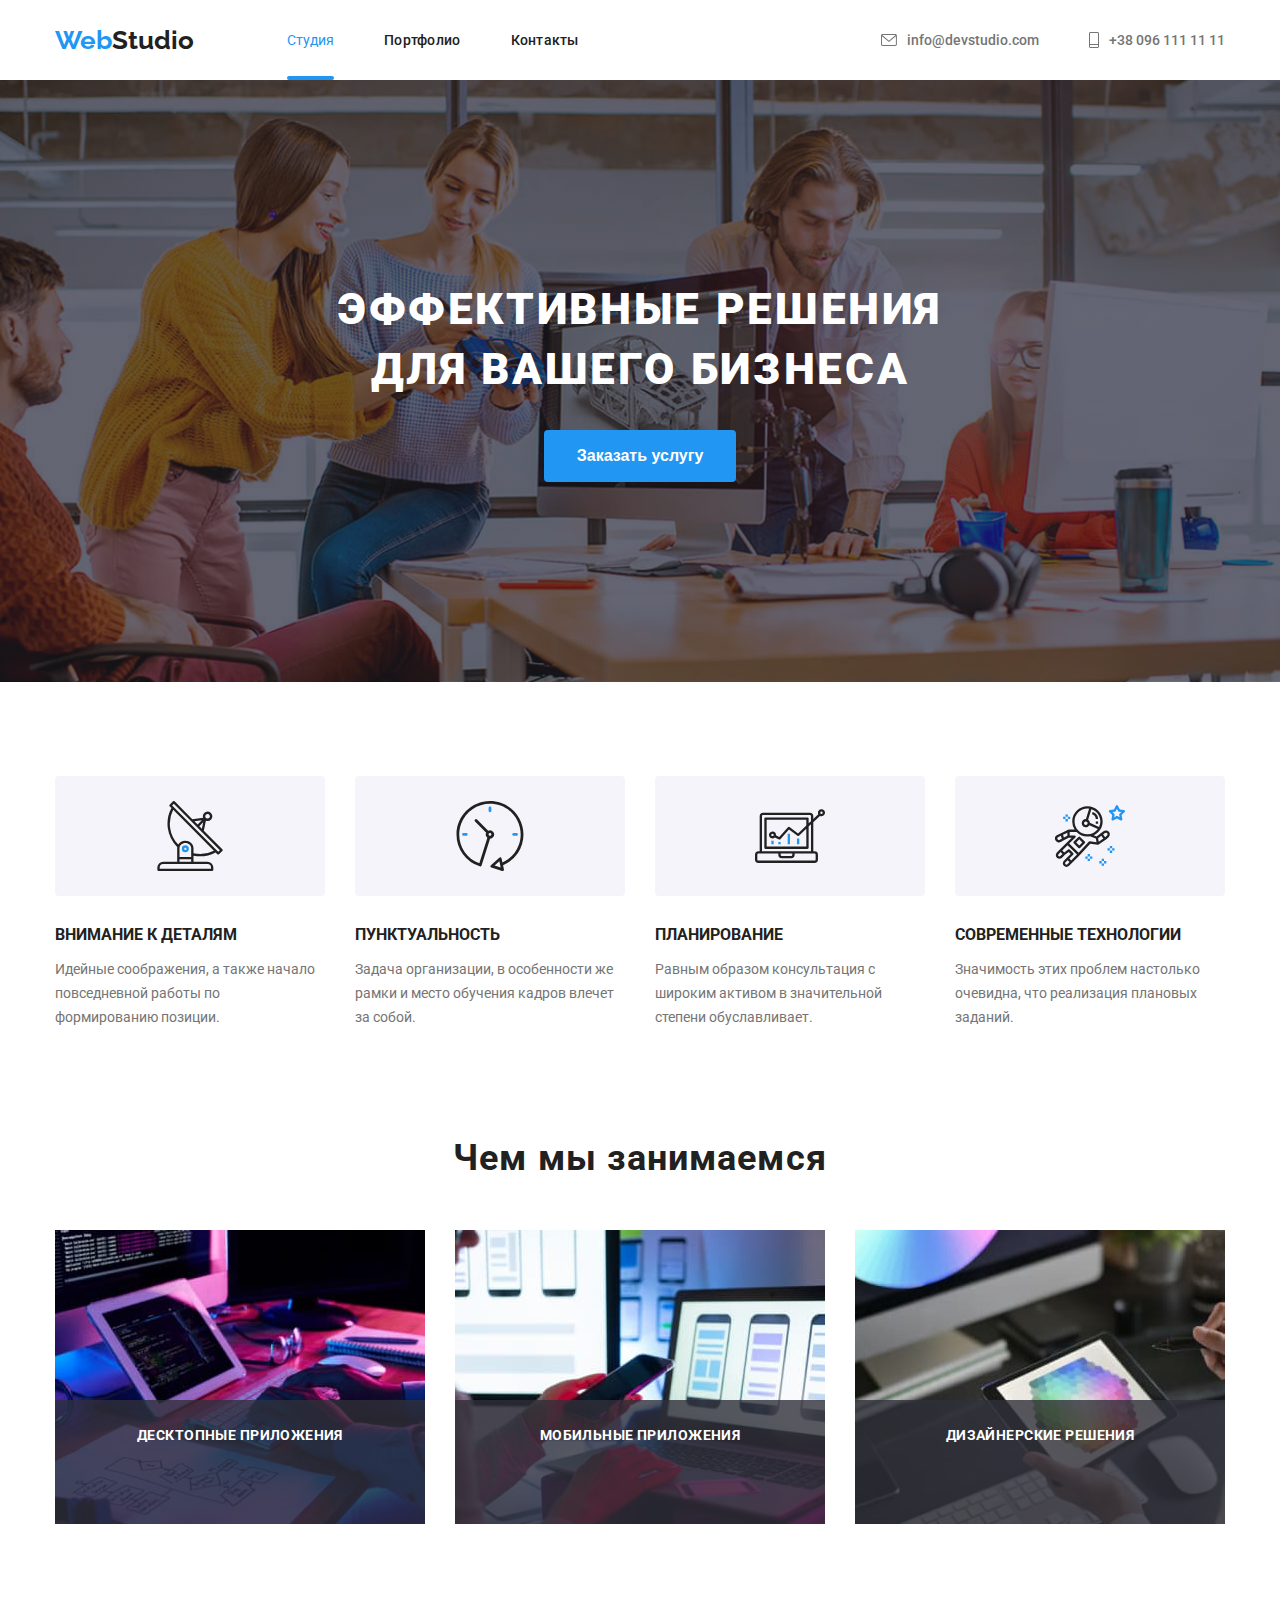
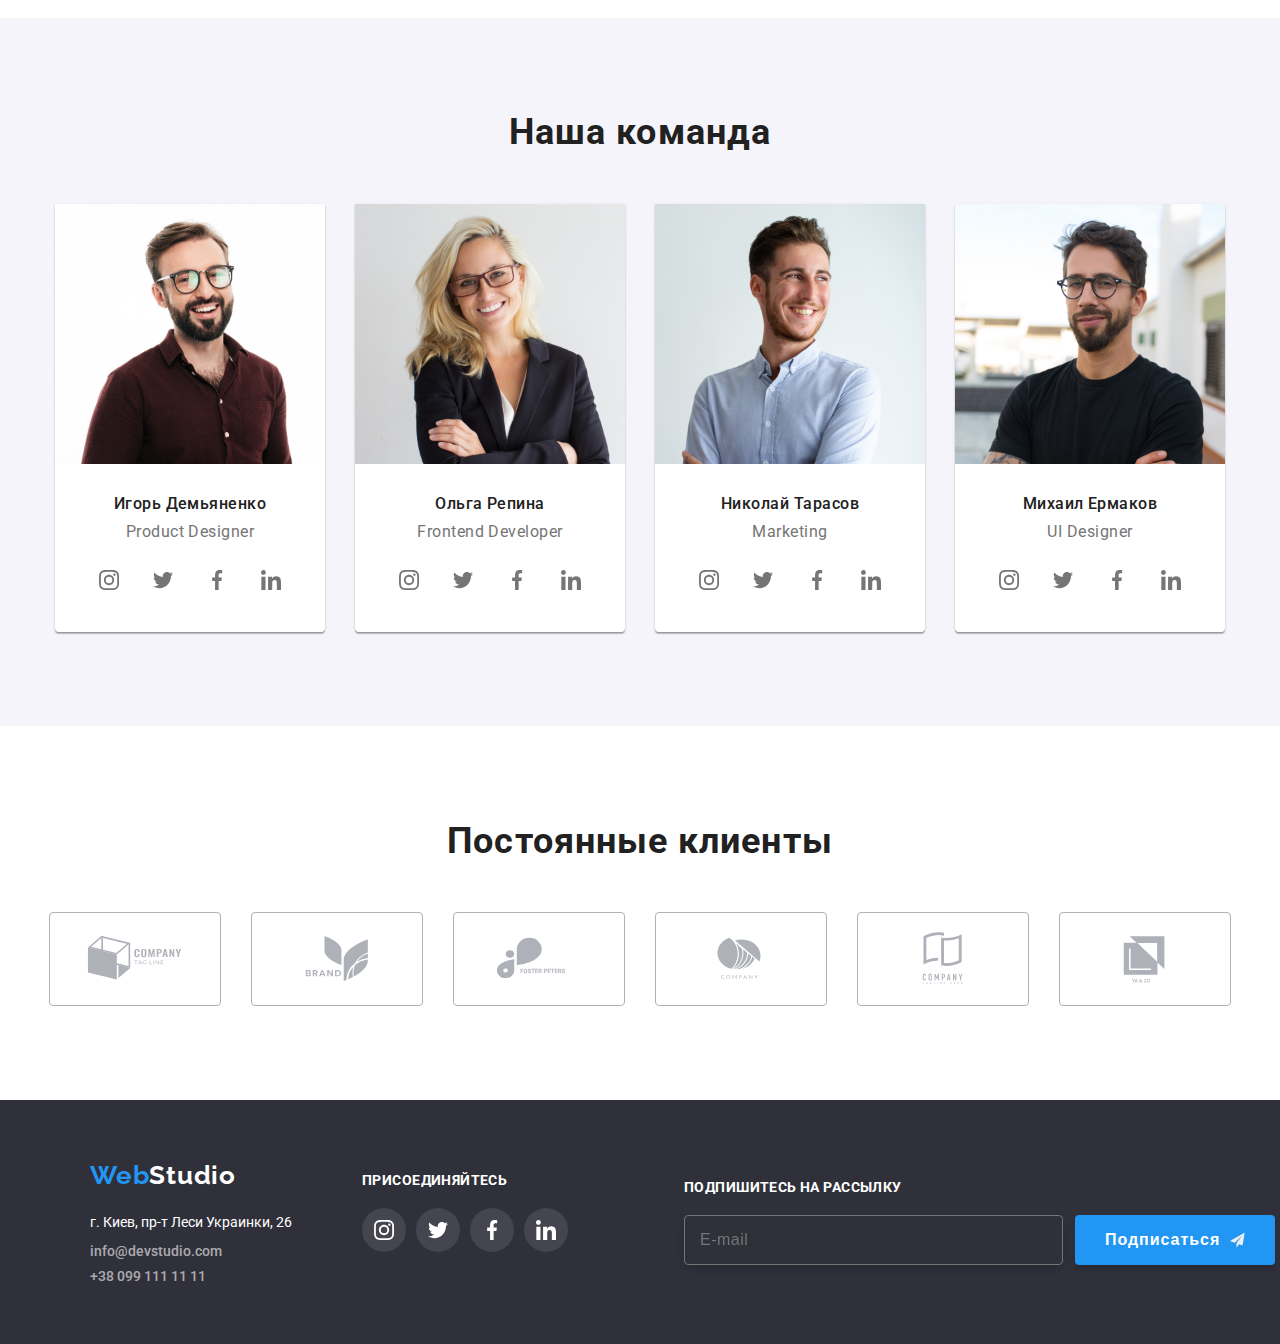
<file: index.html>
<!DOCTYPE html>
<html lang="ru">
  <head>
    <meta charset="UTF-8" />
    <meta http-equiv="X-UA-Compatible" content="IE=edge" />
    <meta name="viewport" content="width=device-width, initial-scale=1.0" />
    <title>Document</title>
    <link
      href="https://fonts.googleapis.com/css2?family=Raleway:wght@700&family=Roboto:wght@400;500;700;900&display=swap"
      rel="stylesheet"
    />
    <link
      rel="stylesheet"
      href="https://cdnjs.cloudflare.com/ajax/libs/modern-normalize/1.1.0/modern-normalize.min.css"
      integrity="sha512-wpPYUAdjBVSE4KJnH1VR1HeZfpl1ub8YT/NKx4PuQ5NmX2tKuGu6U/JRp5y+Y8XG2tV+wKQpNHVUX03MfMFn9Q=="
      crossorigin="anonymous"
      referrerpolicy="no-referrer"
    />
    <link rel="stylesheet" href="./scc/styles.css" />
  </head>

  <body>
    <!-- header -->
    <header class="page-header">
      <div class="container main-nav">
        <nav class="box-menu">
          <div class="box-logo">
            <a href="" class="logo"><span class="logo-web">Web</span>Studio</a>
          </div>
          <ul class="menu">
            <li class="item"><a href="" class="nav-current">Студия</a></li>
            <li class="item"><a href="./portfolio.html" class="nav">Портфолио</a></li>
            <li class="item"><a href="" class="nav">Контакты</a></li>
          </ul>
        </nav>

        <ul class="header-contakt">
          <li class="item">
            <a href="mailto:info@devstudio.com" class="contakt">
              <svg class="icon-header" width="16" height="12">
                <use href="./images/symbol-defs.svg#icon-envelope"></use>
              </svg>
              info@devstudio.com</a
            >
          </li>
          <li class="item">
            <a href="tel:+380961111111" class="contakt">
              <svg class="icon-header" width="10" height="16">
                <use href="./images/symbol-defs.svg#icon-Vector"></use>
              </svg>
              +38 096 111 11 11</a
            >
          </li>
        </ul>
      </div>
    </header>
    <!--main-->
    <main>
      <!--Blok 1-->

      <section class="hero hero-bg">
        <div class="container">
          <h1 class="hero-title">Эффективные решения для вашего бизнеса</h1>
          <button type="button" class="button" data-modal-open>Заказать услугу</button>
        </div>
      </section>

      <!--Blok 2-->
      <section class="section reset">
        <h2 hidden>Основная часть</h2>
        <div class="container">
          <ul class="features">
            <li class="item icon-antenna">
              <div class="icon-bg">
                <svg class="icon-features">
                  <use href="./images/symbol-defs.svg#icon-antenna"></use>
                </svg>
              </div>
              <h3 class="feature-title">Внимание к деталям</h3>
              <p class="feature-text">
                Идейные соображения, а также начало повседневной работы по формированию позиции.
              </p>
            </li>
            <li class="item">
              <div class="icon-bg">
                <svg class="icon-features">
                  <use href="./images/symbol-defs.svg#icon-clock"></use>
                </svg>
              </div>
              <h3 class="feature-title">Пунктуальность</h3>
              <p class="feature-text">
                Задача организации, в особенности же рамки и место обучения кадров влечет за собой.
              </p>
            </li>
            <li class="item">
              <div class="icon-bg">
                <svg class="icon-features">
                  <use href="./images/symbol-defs.svg#icon-diagram"></use>
                </svg>
              </div>
              <h3 class="feature-title">Планирование</h3>
              <p class="feature-text">
                Равным образом консультация с широким активом в значительной степени обуславливает.
              </p>
            </li>
            <li class="item">
              <div class="icon-bg">
                <svg class="icon-features">
                  <use href="./images/symbol-defs.svg#icon-astronaut"></use>
                </svg>
              </div>
              <h3 class="feature-title">Современные технологии</h3>
              <p class="feature-text">
                Значимость этих проблем настолько очевидна, что реализация плановых заданий.
              </p>
            </li>
          </ul>
        </div>
      </section>
      <!--Blok 3-->
      <section class="section">
        <div class="container">
          <h2 class="lessons">Чем мы занимаемся</h2>
          <ul class="img-work">
            <li class="img-item">
              <a href=""><img src="./images/blok_4/imss2.jpg" alt="user photo" width="370" /></a>

              <p class="desc">Десктопные приложения</p>
            </li>
            <li class="img-item">
              <a href=""><img src="./images/blok_4/imss3.jpg" alt="user photo_1" width="370" /></a>
              <p class="desc">Мобильные приложения</p>
            </li>
            <li class="img-item">
              <a href=""><img src="./images/blok_4/imss4.jpg" alt="user pfoto_2" width="370" /></a>
              <p class="desc">Дизайнерские решения</p>
            </li>
          </ul>
        </div>
      </section>
      <!--Blok 4-->

      <section class="section team">
        <div class="container">
          <h2 class="our-team">Наша команда</h2>
          <ul class="comands">
            <li class="comand">
              <div class="foto">
                <img src="./images/blok5/img10.jpg" alt="user photo" width="270" />
              </div>
              <div class="box">
                <h3 class="our-team-name">Игорь Демьяненко</h3>
                <p lang="en" class="specialist">Product Designer</p>
                <ul class="social-media">
                  <li class="social-media-item">
                    <a
                      class="social-media-link"
                      href=""
                      target="_blank"
                      rel="noopener noreferrer"
                      aria-label="instagram"
                    >
                      <svg class="icon" width="20" height="20">
                        <use href="./images/symbol-defs.svg#icon-instagram"></use>
                      </svg>
                    </a>
                  </li>
                  <li class="social-media-item">
                    <a
                      class="social-media-link"
                      href=""
                      target="_blank"
                      rel="noopener noreferrer"
                      aria-label="twitter"
                    >
                      <svg class="icon" width="20" height="20">
                        <use href="./images/symbol-defs.svg#icon-twitter"></use>
                      </svg>
                    </a>
                  </li>
                  <li class="social-media-item">
                    <a
                      class="social-media-link"
                      href=""
                      target="_blank"
                      rel="noopener noreferrer"
                      aria-label="facebook"
                    >
                      <svg class="icon" width="20" height="20">
                        <use href="./images/symbol-defs.svg#icon-facebook"></use>
                      </svg>
                    </a>
                  </li>
                  <li class="social-media-item">
                    <a
                      class="social-media-link"
                      href=""
                      target="_blank"
                      rel="noopener noreferrer"
                      aria-label="linkedin"
                    >
                      <svg class="icon" width="20" height="20">
                        <use href="./images/symbol-defs.svg#icon-linkedin"></use>
                      </svg>
                    </a>
                  </li>
                </ul>
              </div>
            </li>
            <li class="comand">
              <div class="foto">
                <img src="./images/blok5/img11.jpg" alt="user photo" width="270" />
              </div>
              <div class="box">
                <h3 class="our-team-name">Ольга Репина</h3>
                <p lang="en" class="specialist">Frontend Developer</p>
                <ul class="social-media">
                  <li class="social-media-item">
                    <a
                      class="social-media-link"
                      href=""
                      target="_blank"
                      rel="noopener noreferrer"
                      aria-label="instagram"
                    >
                      <svg class="icon" width="20" height="20">
                        <use href="./images/symbol-defs.svg#icon-instagram"></use>
                      </svg>
                    </a>
                  </li>
                  <li class="social-media-item">
                    <a
                      class="social-media-link"
                      href=""
                      target="_blank"
                      rel="noopener noreferrer"
                      aria-label="twitter"
                    >
                      <svg class="icon" width="20" height="20">
                        <use href="./images/symbol-defs.svg#icon-twitter"></use>
                      </svg>
                    </a>
                  </li>
                  <li class="social-media-item">
                    <a
                      class="social-media-link"
                      href=""
                      target="_blank"
                      rel="noopener noreferrer"
                      aria-label="facebook"
                    >
                      <svg class="icon" width="20" height="20">
                        <use href="./images/symbol-defs.svg#icon-facebook"></use>
                      </svg>
                    </a>
                  </li>
                  <li class="social-media-item">
                    <a
                      class="social-media-link"
                      href=""
                      target="_blank"
                      rel="noopener noreferrer"
                      aria-label="linkedin"
                    >
                      <svg class="icon" width="20" height="20">
                        <use href="./images/symbol-defs.svg#icon-linkedin"></use>
                      </svg>
                    </a>
                  </li>
                </ul>
              </div>
            </li>
            <li class="comand">
              <div class="foto">
                <img src="./images/blok5/img12.jpg" alt="user photo" width="270" />
              </div>
              <div class="box">
                <h3 class="our-team-name">Николай Тарасов</h3>
                <p lang="en" class="specialist">Marketing</p>
                <ul class="social-media">
                  <li class="social-media-item">
                    <a
                      class="social-media-link"
                      href=""
                      target="_blank"
                      rel="noopener noreferrer"
                      aria-label="instagram"
                    >
                      <svg class="icon" width="20" height="20">
                        <use href="./images/symbol-defs.svg#icon-instagram"></use>
                      </svg>
                    </a>
                  </li>
                  <li class="social-media-item">
                    <a
                      class="social-media-link"
                      href=""
                      target="_blank"
                      rel="noopener noreferrer"
                      aria-label="twitter"
                    >
                      <svg class="icon" width="20" height="20">
                        <use href="./images/symbol-defs.svg#icon-twitter"></use>
                      </svg>
                    </a>
                  </li>
                  <li class="social-media-item">
                    <a
                      class="social-media-link"
                      href=""
                      target="_blank"
                      rel="noopener noreferrer"
                      aria-label="facebook"
                    >
                      <svg class="icon" width="20" height="20">
                        <use href="./images/symbol-defs.svg#icon-facebook"></use>
                      </svg>
                    </a>
                  </li>
                  <li class="social-media-item">
                    <a
                      class="social-media-link"
                      href=""
                      target="_blank"
                      rel="noopener noreferrer"
                      aria-label="linkedin"
                    >
                      <svg class="icon" width="20" height="20">
                        <use href="./images/symbol-defs.svg#icon-linkedin"></use>
                      </svg>
                    </a>
                  </li>
                </ul>
              </div>
            </li>
            <li class="comand">
              <div class="foto">
                <img src="./images/blok5/img13.jpg" alt="user photo" width="270" />
              </div>
              <div class="box">
                <h3 class="our-team-name">Михаил Ермаков</h3>
                <p lang="en" class="specialist">UI Designer</p>
                <ul class="social-media">
                  <li class="social-media-item">
                    <a
                      class="social-media-link"
                      href=""
                      target="_blank"
                      rel="noopener noreferrer"
                      aria-label="instagram"
                    >
                      <svg class="icon" width="20" height="20">
                        <use href="./images/symbol-defs.svg#icon-instagram"></use>
                      </svg>
                    </a>
                  </li>
                  <li class="social-media-item">
                    <a
                      class="social-media-link"
                      href=""
                      target="_blank"
                      rel="noopener noreferrer"
                      aria-label="twitter"
                    >
                      <svg class="icon" width="20" height="20">
                        <use href="./images/symbol-defs.svg#icon-twitter"></use>
                      </svg>
                    </a>
                  </li>
                  <li class="social-media-item">
                    <a
                      class="social-media-link"
                      href=""
                      target="_blank"
                      rel="noopener noreferrer"
                      aria-label="facebook"
                    >
                      <svg class="icon" width="20" height="20">
                        <use href="./images/symbol-defs.svg#icon-facebook"></use>
                      </svg>
                    </a>
                  </li>
                  <li class="social-media-item">
                    <a
                      class="social-media-link"
                      href=""
                      target="_blank"
                      rel="noopener noreferrer"
                      aria-label="linkedin"
                    >
                      <svg class="icon" width="20" height="20">
                        <use href="./images/symbol-defs.svg#icon-linkedin"></use>
                      </svg>
                    </a>
                  </li>
                </ul>
              </div>
            </li>
          </ul>
        </div>
      </section>
      <!--Blok 5-->
      <section class="section">
        <h2 class="regular-customers">Постоянные клиенты</h2>
        <ul class="regular">
          <li class="customers">
            <a class="customers-link" href="" target="_blank">
              <svg class="icon-group">
                <use href="./images/symbol-defs.svg#icon-Logo-5"></use>
              </svg>
            </a>
          </li>
          <li class="customers">
            <a class="customers-link" href="" target="_blank">
              <svg class="icon-group">
                <use href="./images/symbol-defs.svg#icon-Logo-4"></use>
              </svg>
            </a>
          </li>
          <li class="customers">
            <a class="customers-link" href="" target="_blank">
              <svg class="icon-group">
                <use href="./images/symbol-defs.svg#icon-Logo-3"></use>
              </svg>
            </a>
          </li>
          <li class="customers">
            <a class="customers-link" href="" target="_blank">
              <svg class="icon-group">
                <use href="./images/symbol-defs.svg#icon-Logo-2"></use>
              </svg>
            </a>
          </li>
          <li class="customers">
            <a class="customers-link" href="" target="_blank">
              <svg class="icon-group">
                <use href="./images/symbol-defs.svg#icon-Logo-1"></use>
              </svg>
            </a>
          </li>
          <li class="customers">
            <a class="customers-link" href="" target="_blank">
              <svg class="icon-group">
                <use href="./images/symbol-defs.svg#icon-Logo"></use>
              </svg>
            </a>
          </li>
        </ul>
      </section>
    </main>
    <!--Footer -->
    <footer class="footer">
      <div class="container-input">
        <div class="container">
          <div class="box-footer-nav">
            <div class="box-logo">
              <a href="" class="logo-footer"><span class="logo-web">Web</span>Studio</a>
            </div>
            <ul class="footer-address">
              <li class="footer-citi">
                <address class="address">г. Киев, пр-т Леси Украинки, 26</address>
              </li>
              <li class="footer-mail">
                <a href="mailto:info@devstudio.com" class="footer-contakts">info@devstudio.com</a>
              </li>
              <li class="footer-tel">
                <a href="tel:+380991111111" class="footer-contakts">+38 099 111 11 11</a>
              </li>
            </ul>
          </div>

          <div class="footer-icon">
            <h2 class="call">ПРИСОЕДИНЯЙТЕСЬ</h2>
            <ul class="social-media-footer">
              <li class="social-media-item-footer">
                <a
                  class="social-media-link-footer"
                  href=""
                  target="_blank"
                  rel="noopener noreferrer"
                  aria-label="instagram"
                >
                  <svg class="icon" width="20" height="20">
                    <use href="./images/symbol-defs.svg#icon-instagram"></use>
                  </svg>
                </a>
              </li>
              <li class="social-media-item-footer">
                <a
                  class="social-media-link-footer"
                  href=""
                  target="_blank"
                  rel="noopener noreferrer"
                  aria-label="twitter"
                >
                  <svg class="icon" width="20" height="20">
                    <use href="./images/symbol-defs.svg#icon-twitter"></use>
                  </svg>
                </a>
              </li>
              <li class="social-media-item-footer">
                <a
                  class="social-media-link-footer"
                  href=""
                  target="_blank"
                  rel="noopener noreferrer"
                  aria-label="facebook"
                >
                  <svg class="icon" width="20" height="20">
                    <use href="./images/symbol-defs.svg#icon-facebook"></use>
                  </svg>
                </a>
              </li>
              <li class="social-media-item-footer">
                <a
                  class="social-media-link-footer"
                  href=""
                  target="_blank"
                  rel="noopener noreferrer"
                  aria-label="linkedin"
                >
                  <svg class="icon" width="20" height="20">
                    <use href="./images/symbol-defs.svg#icon-linkedin"></use>
                  </svg>
                </a>
              </li>
            </ul>
          </div>
        </div>
        <form class="mail-input">
          <p class="mailing">Подпишитесь на рассылку</p>
          <div class="input-box">
            <input type="email" class="input-email" name="email" placeholder="E-mail" />
            <button type="submit" class="footer-button-input">
              Подписаться
              <svg class="icon-input">
                <use href="./images/symbol-defs.svg#icon-icon-telegram"></use>
              </svg>
            </button>
          </div>
        </form>
      </div>
    </footer>
    <!-- Модальное окно -->
    <div class="beckdrop is-hidden" data-modal>
      <div class="modal">
        <b class="text-form">Оставьте свои данные, мы вам перезвоним </b>
        <form class="form">
          <div class="form-field">
            <label for="name" class="form-label">Имя</label>
            <input type="text" class="form-input" name="name" id="name" placeholder="  " />
            <svg class="icon-modal" width="18" height="18">
              <use href="./images/symbol-defs.svg#icon-person-black"></use>
            </svg>
          </div>
          <div class="form-field">
            <label for="tel" class="form-label">Телефон</label>
            <input type="tel" class="form-input" name="tel" id="tel" placeholder="  " />
            <svg class="icon-modal" width="18" height="18">
              <use href="./images/symbol-defs.svg#icon-phone-black"></use>
            </svg>
          </div>
          <div class="form-field">
            <label for="email" class="form-label">Почта</label>
            <input type="email" class="form-input" name="email" id="email" placeholder="  " />
            <svg class="icon-modal" width="18" height="18">
              <use href="./images/symbol-defs.svg#icon-email-black"></use>
            </svg>
          </div>
          <div class="form-field-end">
            <label class="form-label">Комментарий</label>
            <textarea name="feedback" class="form-feedback" placeholder="Введите текст"></textarea>
          </div>

          <label class="field">
            <input class="checkbox" type="checkbox" name="checkbox" />
            <span class="icon-check"></span>
            <span class="agreement"
              >Соглашаюсь с рассылкой и принимаю
              <a href="" class="agreement-link"> Условия договора</a>
            </span>
          </label>
          <button type="submit" class="send">Отправить</button>
        </form>
        <button class="modal-drop" type="button" data-modal-close>
          <svg class="modal-clous" width="18" height="18">
            <use href="./images/symbol-defs.svg#clous-icon"></use>
          </svg>
        </button>
      </div>
    </div>
    <script src="./js/modal.js"></script>
  </body>
</html>
</file>
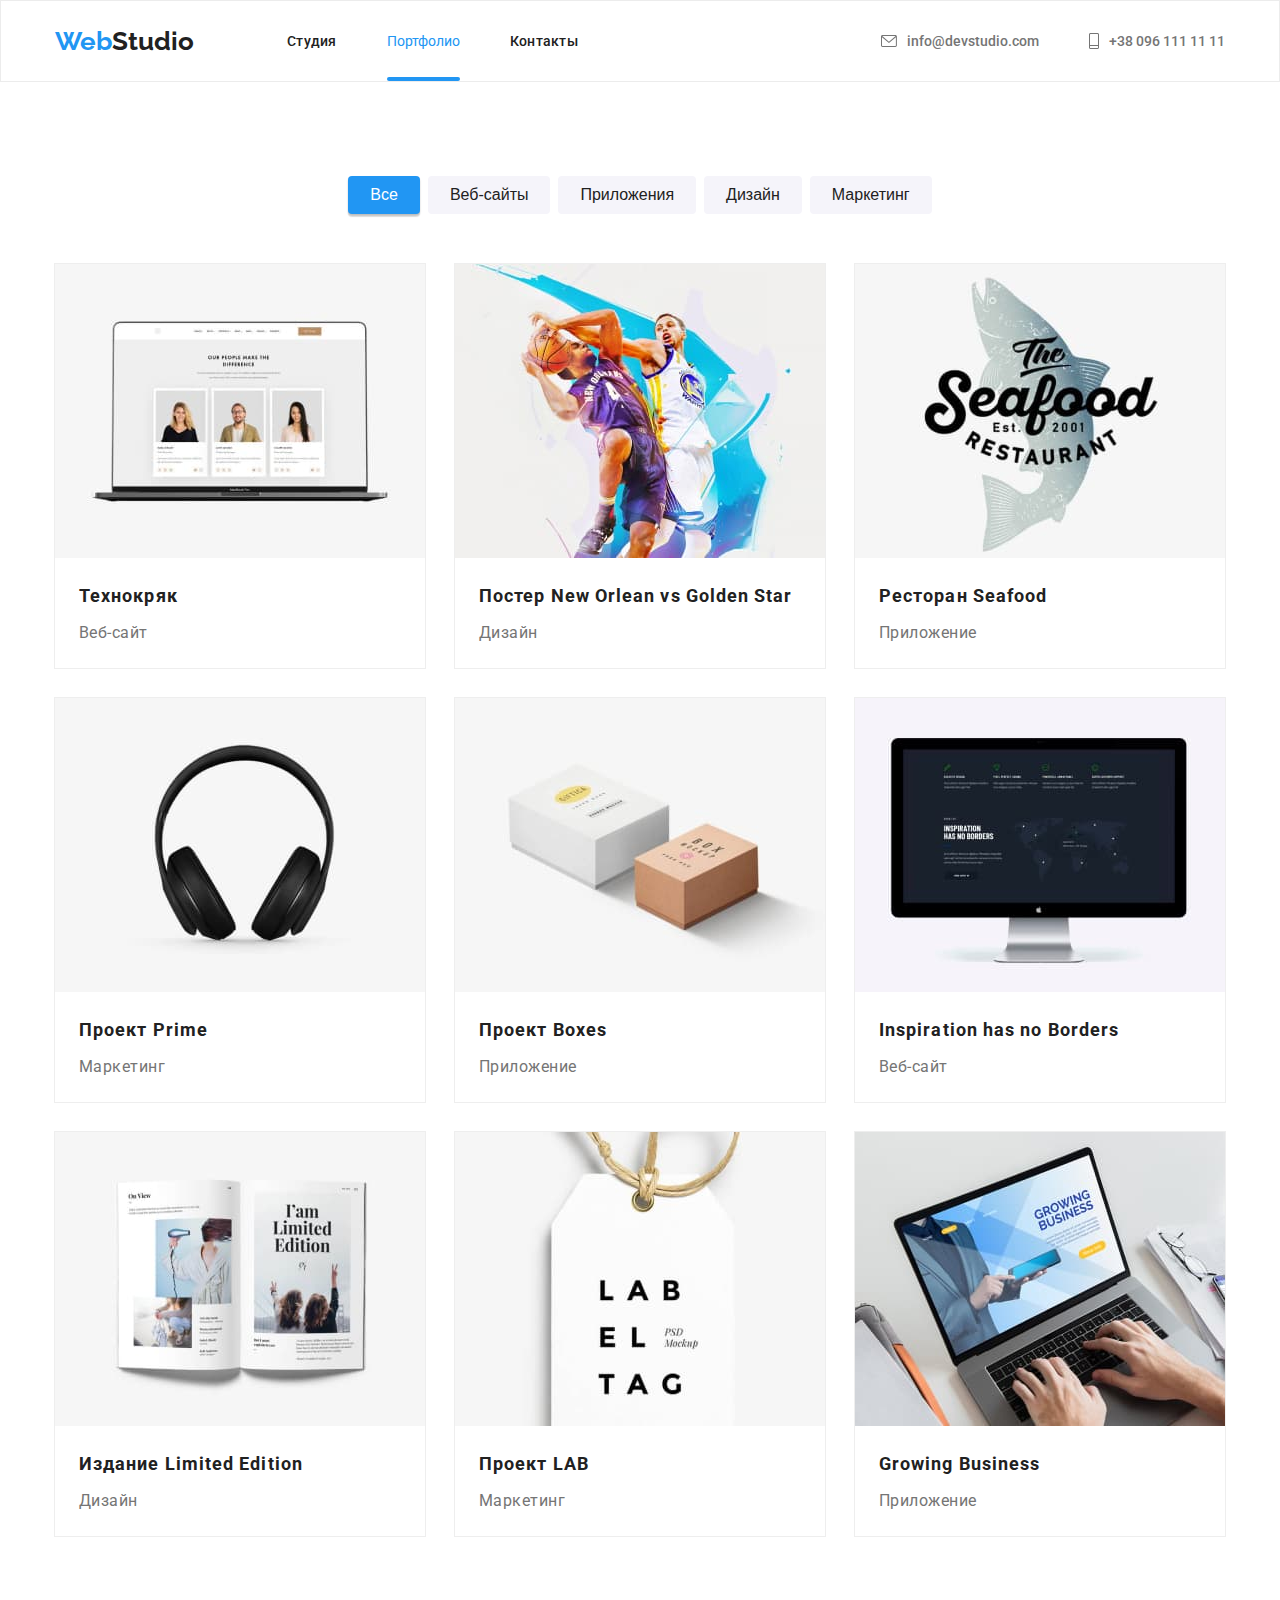
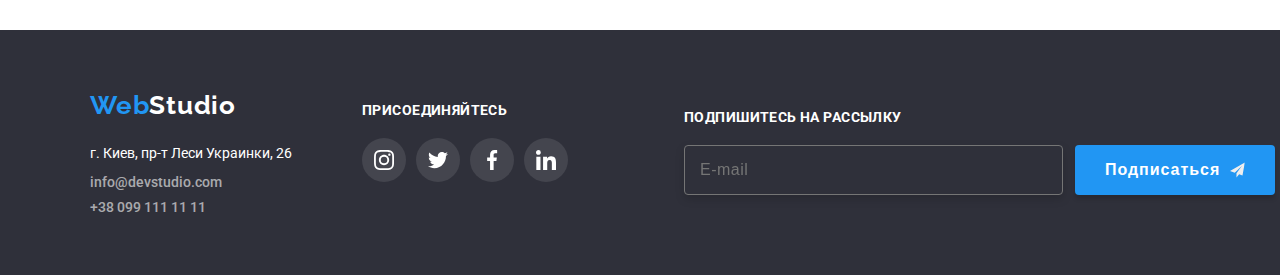
<file: portfolio.html>
<!DOCTYPE html>
<html lang="ru">
  <head>
    <meta charset="UTF-8" />
    <meta http-equiv="X-UA-Compatible" content="IE=edge" />
    <meta name="viewport" content="width=device-width, initial-scale=1.0" />
    <title>Document</title>
    <link
      href="https://fonts.googleapis.com/css2?family=Raleway:wght@700&family=Roboto:wght@400;500;700;900&display=swap"
      rel="stylesheet"
    />
    <link
      rel="stylesheet"
      href="https://cdnjs.cloudflare.com/ajax/libs/modern-normalize/1.1.0/modern-normalize.min.css"
      integrity="sha512-wpPYUAdjBVSE4KJnH1VR1HeZfpl1ub8YT/NKx4PuQ5NmX2tKuGu6U/JRp5y+Y8XG2tV+wKQpNHVUX03MfMFn9Q=="
      crossorigin="anonymous"
      referrerpolicy="no-referrer"
    />
    <link rel="stylesheet" href="./scc/styles.css" />
  </head>
  <body>
    <!-- header -->
    <header class="page-header line">
      <div class="container main-nav">
        <nav class="box-menu">
          <div class="box-logo">
            <a href="" class="logo"><span class="logo-web">Web</span>Studio</a>
          </div>
          <ul class="menu">
            <li class="item"><a href="./index.html" class="nav">Студия</a></li>
            <li class="item"><a href="" class="nav-current">Портфолио</a></li>
            <li class="item"><a href="" class="nav">Контакты</a></li>
          </ul>
        </nav>

        <ul class="header-contakt">
          <li class="item">
            <a href="mailto:info@devstudio.com" class="contakt">
              <svg class="icon-header" width="16" height="12">
                <use href="./images/symbol-defs.svg#icon-envelope"></use>
              </svg>
              info@devstudio.com</a
            >
          </li>
          <li class="item">
            <a href="tel:+380961111111" class="contakt">
              <svg class="icon-header" width="10" height="16">
                <use href="./images/symbol-defs.svg#icon-Vector"></use>
              </svg>
              +38 096 111 11 11</a
            >
          </li>
        </ul>
      </div>
    </header>
    <!--Portfolio-->
    <main>
      <section class="keys">
        <h1 hidden>Портфолио</h1>
        <div class="container">
          <ul class="services">
            <li class="direction">
              <button type="button" class="buttons current">Все</button>
            </li>
            <li class="direction">
              <button type="button" class="buttons">Веб-сайты</button>
            </li>
            <li class="direction">
              <button type="button" class="buttons">Приложения</button>
            </li>
            <li class="direction"><button type="button" class="buttons">Дизайн</button></li>
            <li class="direction">
              <button type="button" class="buttons">Маркетинг</button>
            </li>
          </ul>
          <ul class="flex-group">
            <li class="group">
              <a href="" class="blok">
                <div class="blok-img">
                  <img src="./images/portfolio/notebook.jpg" alt="notebook" width="370" />
                  <div class="portfolio-overlay">
                    <p class="portfolio-desc">
                      Ресурс предлагает комплексные предложения с разным уровнем функционала и
                      сервисов. Все это позволит посетителю получить исчерпывающие сведения о
                      компании или частном лице.
                    </p>
                  </div>
                </div>
                <div class="box-portfolio">
                  <h2 class="titels">Технокряк</h2>
                  <p class="Works">Веб-сайт</p>
                </div>
              </a>
            </li>
            <li class="group">
              <a href="" class="blok">
                <div class="blok-img">
                  <img src="./images/portfolio/basketball.jpg" alt="basketball" width="370" />
                  <div class="portfolio-overlay">
                    <p class="portfolio-desc">
                      Ресурс предлагает комплексные предложения с разным уровнем функционала и
                      сервисов. Все это позволит посетителю получить исчерпывающие сведения о
                      компании или частном лице.
                    </p>
                  </div>
                </div>
                <div class="box-portfolio">
                  <h2 class="titels">Постер New Orlean vs Golden Star</h2>
                  <p class="Works">Дизайн</p>
                </div>
              </a>
            </li>
            <li class="group">
              <a href="" class="blok">
                <div class="blok-img">
                  <img src="./images/portfolio/Seafood.jpg" alt="Seafood" width="370" />
                  <div class="portfolio-overlay">
                    <p class="portfolio-desc">
                      Ресурс предлагает комплексные предложения с разным уровнем функционала и
                      сервисов. Все это позволит посетителю получить исчерпывающие сведения о
                      компании или частном лице.
                    </p>
                  </div>
                </div>
                <div class="box-portfolio">
                  <h2 class="titels">Ресторан Seafood</h2>
                  <p class="Works">Приложение</p>
                </div>
              </a>
            </li>
            <li class="group">
              <a href="" class="blok">
                <div class="blok-img">
                  <img src="./images/portfolio/headphones.jpg" alt="headphones" width="370" />
                  <div class="portfolio-overlay">
                    <p class="portfolio-desc">
                      Ресурс предлагает комплексные предложения с разным уровнем функционала и
                      сервисов. Все это позволит посетителю получить исчерпывающие сведения о
                      компании или частном лице.
                    </p>
                  </div>
                </div>
                <div class="box-portfolio">
                  <h2 class="titels">Проект Prime</h2>
                  <p class="Works">Маркетинг</p>
                </div>
              </a>
            </li>
            <li class="group">
              <a href="" class="blok">
                <div class="blok-img">
                  <img src="./images/portfolio/Boxes.jpg" alt="Boxes" width="370" />
                  <div class="portfolio-overlay">
                    <p class="portfolio-desc">
                      Ресурс предлагает комплексные предложения с разным уровнем функционала и
                      сервисов. Все это позволит посетителю получить исчерпывающие сведения о
                      компании или частном лице.
                    </p>
                  </div>
                </div>
                <div class="box-portfolio">
                  <h2 class="titels">Проект Boxes</h2>
                  <p class="Works">Приложение</p>
                </div>
              </a>
            </li>
            <li class="group">
              <a href="" class="blok">
                <div class="blok-img">
                  <img src="./images/portfolio/monitor.jpg" alt="monitor" width="370" />
                  <div class="portfolio-overlay">
                    <p class="portfolio-desc">
                      Ресурс предлагает комплексные предложения с разным уровнем функционала и
                      сервисов. Все это позволит посетителю получить исчерпывающие сведения о
                      компании или частном лице.
                    </p>
                  </div>
                </div>
                <div class="box-portfolio">
                  <h2 lang="en" class="titels">Inspiration has no Borders</h2>
                  <p class="Works">Веб-сайт</p>
                </div>
              </a>
            </li>
            <li class="group">
              <a href="" class="blok">
                <div class="blok-img">
                  <img src="./images/portfolio/design.jpg" alt="design" width="370" />
                  <div class="portfolio-overlay">
                    <p class="portfolio-desc">
                      Ресурс предлагает комплексные предложения с разным уровнем функционала и
                      сервисов. Все это позволит посетителю получить исчерпывающие сведения о
                      компании или частном лице.
                    </p>
                  </div>
                </div>
                <div class="box-portfolio">
                  <h2 class="titels">Издание Limited Edition</h2>
                  <p class="Works">Дизайн</p>
                </div>
              </a>
            </li>
            <li class="group">
              <a href="" class="blok">
                <div class="blok-img">
                  <img src="./images/portfolio/project.jpg" alt="project" width="370" />
                  <div class="portfolio-overlay">
                    <p class="portfolio-desc">
                      Ресурс предлагает комплексные предложения с разным уровнем функционала и
                      сервисов. Все это позволит посетителю получить исчерпывающие сведения о
                      компании или частном лице.
                    </p>
                  </div>
                </div>
                <div class="box-portfolio">
                  <h2 class="titels">Проект LAB</h2>
                  <p class="Works">Маркетинг</p>
                </div>
              </a>
            </li>
            <li class="group">
              <a href="" class="blok">
                <div class="blok-img">
                  <img src="./images/portfolio/applications.jpg" alt="applications" width="370" />
                  <div class="portfolio-overlay">
                    <p class="portfolio-desc">
                      Ресурс предлагает комплексные предложения с разным уровнем функционала и
                      сервисов. Все это позволит посетителю получить исчерпывающие сведения о
                      компании или частном лице.
                    </p>
                  </div>
                </div>
                <div class="box-portfolio">
                  <h2 lang="en" class="titels">Growing Business</h2>
                  <p class="Works">Приложение</p>
                </div>
              </a>
            </li>
          </ul>
        </div>
      </section>
    </main>

    <!--Footer -->
    <footer class="footer">
      <div class="container-input">
        <div class="container">
          <div class="box-footer-nav">
            <div class="box-logo">
              <a href="" class="logo-footer"><span class="logo-web">Web</span>Studio</a>
            </div>
            <ul class="footer-address">
              <li class="footer-citi">
                <address class="address">г. Киев, пр-т Леси Украинки, 26</address>
              </li>
              <li class="footer-mail">
                <a href="mailto:info@devstudio.com" class="footer-contakts">info@devstudio.com</a>
              </li>
              <li class="footer-tel">
                <a href="tel:+380991111111" class="footer-contakts">+38 099 111 11 11</a>
              </li>
            </ul>
          </div>

          <div class="footer-icon">
            <h2 class="call">ПРИСОЕДИНЯЙТЕСЬ</h2>
            <ul class="social-media-footer">
              <li class="social-media-item-footer">
                <a
                  class="social-media-link-footer"
                  href=""
                  target="_blank"
                  rel="noopener noreferrer"
                  aria-label="instagram"
                >
                  <svg class="icon" width="20" height="20">
                    <use href="./images/symbol-defs.svg#icon-instagram"></use>
                  </svg>
                </a>
              </li>
              <li class="social-media-item-footer">
                <a
                  class="social-media-link-footer"
                  href=""
                  target="_blank"
                  rel="noopener noreferrer"
                  aria-label="twitter"
                >
                  <svg class="icon" width="20" height="20">
                    <use href="./images/symbol-defs.svg#icon-twitter"></use>
                  </svg>
                </a>
              </li>
              <li class="social-media-item-footer">
                <a
                  class="social-media-link-footer"
                  href=""
                  target="_blank"
                  rel="noopener noreferrer"
                  aria-label="facebook"
                >
                  <svg class="icon" width="20" height="20">
                    <use href="./images/symbol-defs.svg#icon-facebook"></use>
                  </svg>
                </a>
              </li>
              <li class="social-media-item-footer">
                <a
                  class="social-media-link-footer"
                  href=""
                  target="_blank"
                  rel="noopener noreferrer"
                  aria-label="linkedin"
                >
                  <svg class="icon" width="20" height="20">
                    <use href="./images/symbol-defs.svg#icon-linkedin"></use>
                  </svg>
                </a>
              </li>
            </ul>
          </div>
        </div>
        <form class="mail-input">
          <p class="mailing">Подпишитесь на рассылку</p>
          <div class="input-box">
            <input type="email" class="input-email" name="email" placeholder="E-mail" />
            <button type="submit" class="footer-button-input">
              Подписаться
              <svg class="icon-input">
                <use href="./images/symbol-defs.svg#icon-icon-telegram"></use>
              </svg>
            </button>
          </div>
        </form>
      </div>
    </footer>
  </body>
</html>
</file>
<file: scc/styles.css>
/* основной #212121 */
/* вторичный #757575 */
/* header */
html{
    box-sizing: inherit;
}
:root{
    --primari-text-color: #757575;
    --title-text-color:#212121;
    --accent-color: #2196F3;
    --primari-white-color: #ffffff;
    --timing-function: cubic-bezier(0.4, 0, 0.2, 1);
}
body{
    color: var(--primari-white-color);
    font-family: Roboto, sans-serif;
    font-size: 14px;
    margin: 0px;
}
.container{ 
    box-sizing: border-box;
    width: 1200px;
    padding-left: 15px;
    padding-right: 15px;

    margin-left: auto;
    margin-right: auto;
    
    
}
/* Header */

.main-nav{
    display: flex;
    align-items: center;

}
.box-menu{
    display: flex;
    align-items: center;
}
.menu{
   
    margin: 0px;
    margin-left: 93px;
    display:flex;
    padding: 0px;
    
}
.menu .item:not(:last-child){
    margin-right: 50px;
}
.menu .item{
    display: block;
}
.box-logo{
    display: block;
    padding: 0px;
}
.header-contakt{
    margin: 0px;
    margin-left: auto;
    display: flex;
    padding: 0px;
}
.header-contakt .item + .item{
    display: block;
    margin-left: 50px;
}

.logo{
    color:var(--title-text-color);

    font-family: 'Raleway', sans-serif;
        font-weight: 700;
        font-size: 26px;
        line-height: 1.19;
        text-decoration: none;
}
.logo-web{
    color: var(--accent-color);
}
.nav{
    display: block;
    padding-top: 32px;
    padding-bottom: 32px;

    color:var(--title-text-color);

    font-weight: 500;
    font-size: 14px;
    line-height: 16px;
    letter-spacing: 0.02em;
    text-decoration: none;
    transition: 250ms var(--timing-function);
    
}
.nav:hover,
.nav:focus,
.nav-current{
    position: relative;
    display: block;
        padding-top: 32px;
        padding-bottom: 32px;
    color:var(--accent-color);
    text-decoration: none;
   
}
.nav-current::after{
    content:"" ;
    position: absolute;
    bottom: 0px;
    left: 0px;
    border-radius: 2px;
    width: 100%;
    height: 4px;
    background-color: var(--accent-color);
    transition: 250ms var(--timing-function);
    
}

.contakt{
    display: flex;
    align-items: center;
        padding-top: 32px;
        padding-bottom: 32px;

    color: var(--primari-text-color);
    
        font-weight: 500;
        font-size: 14px;
        line-height: 16px;
    text-decoration: none;
    transition: 250ms var(--timing-function);
    
}
.contakt:hover,
.contakt:focus{
    color: var(--accent-color);
    
}
/* body */
/* Blok 1 */
.hero{
    text-align: center;
    background-color: #2F303A;
    padding: 200px 0;
}
.hero-title{
    
    max-width: 696px;
        
        margin: 0 auto 0 auto;
    
   
    padding-bottom: 30px;
   
        font-weight: 900;
        font-size: 44px;
        line-height: 1.36;
        text-align: center;
        letter-spacing: 0.06em;
        text-transform: uppercase;
}
.hero-bg{
    max-width: 1600px; 
    margin-left: auto;
    margin-right: auto;

background-image: linear-gradient(to right, rgba(47, 48, 58, 0.4), rgba(47, 48, 58, 0.4)),
        url("../images/hero/overlay.png");
    background-repeat: no-repeat;
    background-size: cover;
    background-position: center;
}
/* Blok2 */
.icon-features {

    width: 70px;
    height: 70px;
}

.icon-bg {
    display: flex;
    justify-content: center;
    align-items: center;
    height: 120px;
    margin-bottom: 30px;

    background: #F5F4FA;
    border-radius: 4px;
}

.team{
    background-color: #F5F4FA;
    
}
.section{
    padding: 94px 0px;
}
.reset{
    padding-bottom: 0px;
}
.features{
    padding: 0px;
    margin: 0px;
    display: flex;
    flex-wrap: wrap;
    
}
.features .item{
   width: 270px;
   margin-right: 30px;
}
.features .item:nth-child(4n){
    margin-right: 0px;
}
.feature-title{
    margin: 0px;

    color:var(--title-text-color);
    text-transform: uppercase;
    
        font-weight: 700;
        line-height: 1.14;
        
}
.feature-text{
    color:var(--primari-text-color);

        font-weight: 400;
        line-height: 1.71;
      
}
.lessons{
   margin-top: 0px;
   margin-bottom: 50px;
    color: var(--title-text-color);

        font-weight: 700;
        font-size: 36px;
        line-height: 1.16;
        text-align: center;
        letter-spacing: 0.03em;
        
}
.img-item{
    display: flex;
    margin-right: 30px;
    position: relative;
}
.desc{ 
    
    background: rgba(47, 48, 58, 0.8);
    position: absolute;
    bottom: 0px;
    left: 0px;
    padding: 27px 0px ;
    margin: 0px;
    text-align: center;
    height: 70px;
    width: 100%;

    font-family: 'Roboto';
    font-style: normal;
    font-weight: 700;
    font-size: 14px;
    line-height: 16px;
    text-align: center;
    letter-spacing: 0.03em;
    text-transform: uppercase;
}

.img-item:nth-child(3n){
    margin-right: 0px;
}
.img-work{
display: flex;
flex-wrap: wrap;
margin: 0px;
padding: 0px;
}
.buttons{
    transition: 250ms var(--timing-function);
    padding: 6px 22px;
    color: var(--title-text-color);
    background-color: #F5F4FA;;
    cursor: pointer;
    border: none;

   
        border-radius: 4px;

        font-weight: 500;
        font-size: 16px;
        line-height: 26px;
        
        
}
.current,
.buttons:hover,
.buttons:focus{
    color:var(--primari-white-color);
    background-color: var(--accent-color);
    box-shadow: 0px 3px 1px rgba(0, 0, 0, 0.1), 0px 1px 2px rgba(0, 0, 0, 0.08), 0px 2px 2px rgba(0, 0, 0, 0.12);
    transition: background-color  250ms var(--timing-function), color  250ms var(--timing-function), box-shadow  250ms var(--timing-function);
    

}
.button{ 
    border: 1px solid transparent;
    text-align: center;
    border-radius: 4px;
    padding: 10px 32px;
    
    color:var(--primari-white-color);
    background-color: var(--accent-color);

    line-height: 30px;
    font-weight: 700;
    font-size: 16px;
    transition: background-color  250ms var(--timing-function);

}
.button:hover,
.button:focus{
    background-color: #188CE8;  
        
}
/* Blok 5 */
.regular{
    display: flex;
    justify-content: center;
    margin: 0px;
    padding: 0px;
    gap: 30px;
}
.regular-customers{
    margin: 0px;
    margin-bottom: 50px;

    font-family: 'Roboto';
        font-style: normal;
        font-weight: 700;
        font-size: 36px;
        line-height: 42px;
        text-align: center;
        letter-spacing: 0.03em;
    
        color: var(--title-text-color);
}

.icon-group{
    
    max-width: 106px;
    max-height: 60px;   
}
.customers-link{
    display: flex;
    align-items: center;
    justify-content: center;
    width: 170px;
    height: 92px;
    border: 1px solid #AFB1B8;
    border-radius: 4px;
    color: #AFB1B8;
    transition: color  250ms var(--timing-function), border-color  250ms var(--timing-function);
}
.customers-link:hover,
.customers-link:focus{
    border-color: var(--accent-color);
    color: var(--accent-color);
    
}
.icon-group{
    fill: currentColor;
}

.our-team{
       margin-top: 0px;
       margin-bottom: 50px;

    color:var(--title-text-color);
    
        font-weight: 700;
        font-size: 36px;
        line-height: 1.16;
        text-align: center;
        letter-spacing: 0.03em;
    
}
img{ display: block;
    max-width: 100%;
    height: auto;
}
.comand{
    background: #FFFFFF;
    display: inline-block;
    margin-right: 30px; 
    box-shadow: 0px 1px 3px rgba(0, 0, 0, 0.12), 0px 1px 1px rgba(0, 0, 0, 0.14), 0px 2px 1px rgba(0, 0, 0, 0.2);
        border-radius: 0px 0px 4px 4px;
}
.comand:nth-child(4n){
    margin-right: 0px;
}
.comands{
    padding: 0px;
    margin: 0pt;
    
    display: flex;
    flex-wrap: wrap;
}
.box{
    margin: 0px;
    padding: 30px 0;
    display: flex;
    flex-direction:column;  
}
.our-team-name{
    margin: 0px;
    margin-bottom: 10px;
    text-align: center;
    
    color:var(--title-text-color);

        font-weight: 500;
        font-size: 16px;
        line-height: 1.19;
        letter-spacing: 0.03em;
}
.specialist{
    margin: 0px;
    margin-bottom: 16px;
    text-align: center;
        
    color:var(--primari-text-color);

        font-weight: 400;
        font-size: 16px;
        line-height: 1.18;
        letter-spacing: 0.03em;
}
.titels{
    margin: 0px;

    color:var(--title-text-color);

        font-weight: 700;
        font-size: 18px;
        line-height: 2;
        letter-spacing: 0.06em;
    

        
}
.Works{ 
    margin: 0px;
    margin-top: 4px;
    color:var(--primari-text-color);

        font-weight: 400;
        font-size: 16px;
        line-height: 1.88;
        letter-spacing: 0.03em; 
}
.blok{
    display: block;
    text-decoration: none;
    background: var(--primari-white-color);
    outline: 1px solid #EEEEEE; 
    transition: box-shadow  250ms var(--timing-function);
 
}
.blok:hover,
.blok:focus{
 box-shadow: 0px 1px 1px rgba(0, 0, 0, 0.12), 0px 4px 4px rgba(0, 0, 0, 0.06), 1px 4px 6px rgba(0, 0, 0, 0.16);
 
}
/* Footer */
.footer{
    background-color: rgba(47, 48, 58, 1);
    padding: 60px;
}
.logo-footer{ 
    color: #FFFFFF;

font-family: 'Raleway';
    font-weight: 700;
    font-size: 26px;
    line-height: 1.19;
    letter-spacing: 0.03em;
    text-decoration: none;
    
}
.footer-address {
    display: block;
    margin: 0px;
    padding-top: 20px;
    padding-left: 0px;
}
.footer-mail, .footer-tel {
padding-top: 9px;
}

.address{
    color:#FFFFFF;
    font-family: 'Roboto';
        font-style: normal;
        font-weight: 400;
        font-size: 14px;
        line-height: 24px;
    
}
.footer-contakts{
    color:rgba(255, 255, 255, 0.6);

    font-weight: 500;
        font-size: 14px;
        line-height: 16px;
        text-decoration: none;
        transition: color  250ms var(--timing-function);
}
.footer-contakts:hover,
.footer-contakts:focus{
        color: var(--accent-color);
}


ul{
    list-style: none
}
/* Портфолио*/
.box-portfolio{
    padding: 20px 24px;
}
.services{
    display: flex;
    justify-content: center;
    margin: 0px;
    padding: 0px; 
    margin-bottom: 50px; 
}
.direction{
    display: block;
    padding: 0px;
    
    
}
.direction:not(:last-child){
 margin-right: 8px;   
}
.img-blok{
    overflow: hidden;
    position: relative;
    display: flex;
    flex-wrap: wrap;
    margin-right: 30px;
    margin-bottom: 30px;
   
}
.group:hover .portfolio-overlay{
    transform: translateY(0%);
   
}
.group:nth-child(3n){
    margin-right: 0px;
}
.group:nth-last-child(-n+3){
    margin-bottom: 0px;
}
.group{
    width: 370px;
    height: 404px;
    margin-right: 30px;
    margin-bottom: 30px;
}
.blok-img{
    position: relative;
     overflow: hidden;
  
      
}

.portfolio-desc{
    margin: 0px;
    padding: 63px 24px;
    font-weight: 400;
font-size: 18px;
line-height: 28px;
letter-spacing: 0.03em;
color: #FFFFFF;

}
.portfolio-overlay{
    transition: transform 250ms var(--timing-function);
    transform: translateY(100%);
    position: absolute;
    top: 0px;
    left: 0px;
    display: flex;
    align-items: center;
    justify-content: center;
    background: rgba(33, 150, 243, 0.9);

}
.flex-group{
    display: flex;
    flex-wrap: wrap;
    margin: 0px;
    padding: 0px;
}
.keys{
    padding-top: 94px;
    padding-bottom: 94px;
}
.line{
    border: 1px solid #ECECEC;
}
.current:hover,
.current:focus{
    background: var(--accent-color);
    color: var(--primari-white-color);
    box-shadow: 0px 3px 1px rgba(0, 0, 0, 0.1), 0px 1px 2px rgba(0, 0, 0, 0.08), 0px 2px 2px rgba(0, 0, 0, 0.12);
     border-radius: 4px;
    
}
/**соц. сети **/
.social-media{
    display: flex;
    justify-content: center;
    padding: 0px;

}
.social-media-item:not(:last-child){
    margin-right: 10px;
}
.social-media-link{
    display: flex;
    justify-content: center;
    align-items: center;
    width: 44px;
    height: 44px;
    color: var(--primari-text-color);
    background-color: var(--primari-white-color);
    border-radius: 50%;
    transition: color  250ms var(--timing-function), background-color 250ms var(--timing-function);
    
}
.social-media-link:hover,
.social-media-link:focus{
    color: #ffffff;
    background-color: var(--accent-color);
    
}
.icon{
    fill: currentColor;
}



/* соц. сети футер */

.footer-icon{
    max-width: 206px;
    display: flex;
    flex-direction: column;
    margin-left: 70px;
   margin-top: 12px;
    
}
.social-media-footer{
        display: flex;
        margin: 0px;
        padding: 0px;
}
.call{
    margin: 0pt;
    margin-bottom: 20px;
    padding: 0px;

    font-family: 'Roboto';
        font-style: normal;
        font-weight: 700;
        font-size: 14px;
        line-height: 16px;
        letter-spacing: 0.03em;
        text-transform: uppercase;
    
        color: #FFFFFF;
}
.box-footer-nav{
    display: flex;
    flex-direction: column;
    margin: 0px;
        padding: 0px;
} 
.footer .container{
    display: flex;
}
.social-media-item-footer:not(:last-child) {
    margin-right: 10px;
}
.social-media-link-footer {
    display: flex;
    justify-content: center;
    align-items: center;
    width: 44px;
    height: 44px;
    color: var(--primari-white-color);
    background-color: rgba(255, 255, 255, 0.1);;
    border-radius: 50%;
    transition: color  250ms var(--timing-function), background-color 250ms var(--timing-function);
    

}
.social-media-link-footer:hover,
.social-media-link-footer:focus {
    color:var(--primari-white-color);
    background-color: var(--accent-color);
    
}

.icon {
    fill: currentColor;
}
.icon-header{
    margin-right: 10px;
    fill: currentColor;
}
/* Модальное окно */
.beckdrop{
    position: fixed;
    top: 0px;
    left: 0px;
    width: 100%;
    height: 100%;
    background: rgba(0, 0, 0, 0.2);
    opacity: 1;
    visibility: visible;
    pointer-events: initial;
    transition: 250ms cubic-bezier(0.4, 0, 0.2, 1);
}
.beckdrop.is-hidden{
    opacity: 0;
    visibility: hidden;
    pointer-events: none;
}
.modal{
    position: absolute;
    top: 50%;
    left: 50%;
    transform: translate(-50%, -50%);
    min-width: 528px;
    min-height: 581px;
    padding: 40px;
    background: #FFFFFF;
    box-shadow: 0px 1px 3px rgba(0, 0, 0, 0.12), 0px 1px 1px rgba(0, 0, 0, 0.14), 0px 2px 1px rgba(0, 0, 0, 0.2);
border-radius: 4px;
}
.modal-drop{
    position: absolute;
    top: 0px;
    right: 0px;
    width: 30px;
    height: 30px;
    border: 0px;
    padding: 0px;
    display: flex;
    align-items: center;
    justify-content: center;
    cursor: pointer;
    transform: translate(-8px, 8px);
    border-radius: 50%;
    background: #FFFFFF;
    border: 1px solid rgba(0, 0, 0, 0.1);
    transition: fill 250ms var(--timing-function);
    

}
.modal-drop:focus,
.modal-drop:hover{
    fill: #188CE8;
}
.text-form{
    display: block;
    margin-bottom: 12px;
    
    font-weight: 700;
    font-size: 20px;
    line-height: 1,15;
    text-align: center;
    letter-spacing: 0.03em;
    color:var(--title-text-color);
}
.form{
    display: block;
    
}
.form-field{
    position: relative;
    display: block;
    margin-bottom: 10px;
  
}
.form-field-end{
    margin-bottom: 20px;
}
.form-label{
   display: block;
   margin-bottom: 4px;
   color:var(--primari-text-color);
    font-weight: 400;
    font-size: 12px; 
}
.form-input{
    display: block;
    width: 100%;
    height: 40px;
    border-radius: 4px; 
    padding-left: 42px;
    border: 1px solid rgba(33, 33, 33, 0.2);
    transition: border 250ms var(--timing-function);
}
.form-input:focus{
    outline: none;
    border: 1px solid #2196F3;
}
.form-input:focus ~ .icon-modal{
fill: var(--accent-color);
}
.icon-modal{
    position: absolute;
    top: 50%;
    left: 12px;
    fill: #212121;;
}
.form-feedback{
    height: 120px;
    width: 100%;
    margin: 0px;
    padding: 12px 16px;
    border: 1px solid rgba(33, 33, 33, 0.2);
    border-radius: 4px;
    resize: none;
    transition: border 250ms var(--timing-function);
}
.form-feedback:focus{
    outline: none;
    border: 1px solid #2196F3;

}
.agreement{
    font-weight: 400;
        font-size: 14px;
        line-height: 24px;
        letter-spacing: 0.03em;
        color:var(--primari-text-color);
}
.agreement-link{
    color: var(--accent-color);
}
.icon-check{
    display: inline-block;
    width: 15px;
    height: 15px;
    margin-right: 10px;
    background-image: url('../images/vector.svg');
}
.checkbox:checked + .icon-check{
    border-color: transparent;
    background-color: #2196F3;
    background-image: url('../images/vector-bg.svg');
    background-repeat: no-repeat;
    background-size: contain;
    background-origin: border-box;

}
.checkbox {
    position: absolute;
    width: 1px;
    height: 1px;
    margin: -1px;
    border: 0;
    padding: 0;
    clip: rect(0 0 0 0);
    overflow: hidden;
}
.field{
    display: flex;
    justify-content: center;
    align-items: center;
    margin-bottom: 30px;
}
.send{
    display: block;
    margin-left: auto;
    margin-right: auto;
    width: 200px;
    height: 50px;
    padding: 10px 55px;
    background: var(--accent-color);
    box-shadow: 0px 4px 4px rgba(0, 0, 0, 0.15);
    border-radius: 4px;
    font-family: 'Roboto';
        font-style: normal;
        font-weight: 700;
        font-size: 16px;
        line-height: 1,87;
        letter-spacing: 0.06em;
        color: var(--primari-white-color);
        border-color: transparent;
        transition: background-color 250ms var(--timing-function);
}
.send:focus,
.send:hover{
    background: #188CE8;
}
/* Футер подписка */
.mailing{
    margin: 0px;
    margin-bottom: 20px;
        font-weight: 700;
        font-size: 14px;
        line-height: 1,14;
        letter-spacing: 0.03em;
        text-transform: uppercase;
        color: var(--primari-white-color);
}
.input-email{
    width: 360px;
    padding-top: 15px;
    padding-bottom: 15px;
    padding-left: 15px;
     font-weight: 400;
        font-size: 16px;
        line-height: 1,25;    
        letter-spacing: 0.03em;
        color: rgba(255, 255, 255, 0.6);
        border: 1px solid var(--primari-text-color);
        filter: drop-shadow(0px 4px 4px rgba(0, 0, 0, 0.15));
        border-radius: 4px;
        background: #2F303A;
}
.footer-button-input{
    display: flex;
    align-items: center;
    justify-content: center;
    margin-left: 12px;
    padding: 10px 30px;
    width: 200px;
    height: 50px;
    background: var(--accent-color);
        box-shadow: 0px 4px 4px rgba(0, 0, 0, 0.15);
        border-radius: 4px;
        font-weight: 700;
            font-size: 16px;
            line-height: 1,87;
            letter-spacing: 0.06em;
            color: var(--primari-white-color);
            border: transparent;
}
.icon-input{
    width: 24px;
    height: 24px;
    fill: #EEEEEE;
    margin-left: 10px;
}
.input-box{
    display: flex;
    align-items: center;
}
.container-input{
    display: flex;
    align-items: center;
    justify-content: space-between;
    width: 1200px;
    padding-left: 15px;
    padding-right: 15px;
     margin-left: auto;
     margin-right: auto;
}
</file>
